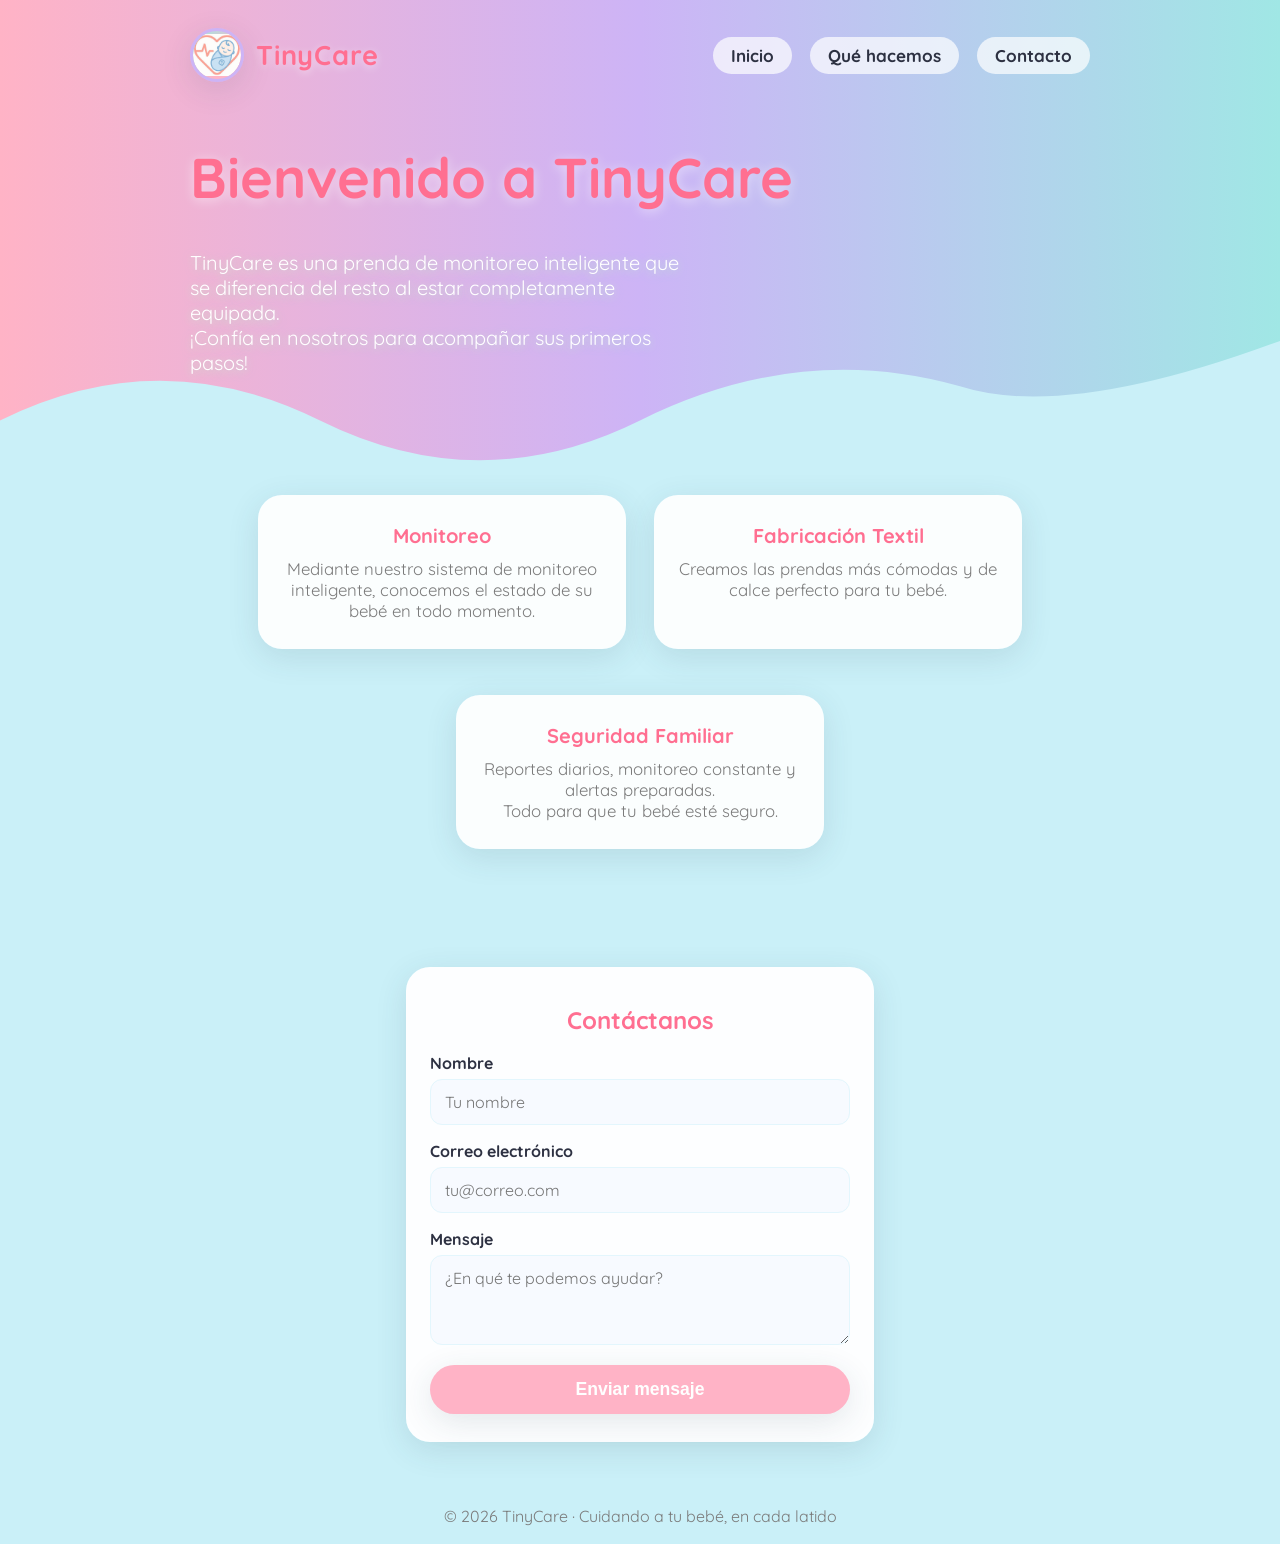
<file: index.html>
<!DOCTYPE html>
<html lang="es">
<head>
  <meta charset="UTF-8" />
  <meta name="viewport" content="width=device-width, initial-scale=1.0"/>
  <title>Bienvenido a TinyCare</title>
  <link href="https://fonts.googleapis.com/css2?family=Quicksand:wght@400;700&display=swap" rel="stylesheet">
  <link rel="stylesheet" href="style.css">
</head>
<body>
  <!-- Hero SVG Wave Background -->
  <div class="hero-bg-svg" aria-hidden="true">
    <svg viewBox="0 0 1440 440" width="100%" height="100%" preserveAspectRatio="none">
      <defs>
        <linearGradient id="TinyPulseWave" x1="0" y1="0" x2="1" y2="0">
          <stop offset="0%" stop-color="#ffb3c6"/>
          <stop offset="50%" stop-color="#cdb4f6"/>
          <stop offset="100%" stop-color="#a0e7e5"/>
        </linearGradient>
      </defs>
      <path 
        d="M0,0 
           L1440,0 
           L1440,300 
           Q1200,370 1080,340 
           Q900,300 720,370 
           Q540,440 360,370 
           Q180,300 0,370 
           Z"
        fill="url(#TinyPulseWave)"
      />
    </svg>
  </div>
  <div class="container">
    <!-- Navbar -->
    <nav class="nav" aria-label="Principal">
      <div class="brand">
        <div class="brand-badge" aria-hidden="true">
          <img src="assets/img/TinyPulse.png" alt="Logo TinyPulse" style="width:100%;height:100%;object-fit:contain;display:block;">
        </div>
        <span>TinyCare</span>
      </div>
      <div class="menu">
        <a href="#inicio">Inicio</a>
        <a href="#servicios">Qué hacemos</a>
        <a href="#contacto">Contacto</a>
      </div>
    </nav>

    <!-- Hero -->
    <section class="hero" id="inicio">
      <h1>Bienvenido a TinyCare</h1>
      <p style="color:#fff; text-shadow:0 2px 8px #b4f8c8aa;">
        TinyCare es una prenda de monitoreo inteligente que se diferencia del resto al estar completamente equipada.<br>
        ¡Confía en nosotros para acompañar sus primeros pasos!
      </p>
      <br/>
      <br/>
      
      <!-- Servicios -->
      <div class="info-cards" id="servicios">
        <div class="info-card">
          <h3>Monitoreo</h3>
          <p>Mediante nuestro sistema de monitoreo inteligente, conocemos el estado de su bebé en todo momento.</p>
        </div>
        <div class="info-card">
          <h3>Fabricación Textil</h3>
          <p>Creamos las prendas más cómodas y de calce perfecto para tu bebé.</p>
        </div>
        <div class="info-card">
          <h3>Seguridad Familiar</h3>
          <p>Reportes diarios, monitoreo constante y alertas preparadas. 
            <br/>
            Todo para que tu bebé esté seguro.
          </p>
        </div>
      </div>
    </section>

    <!-- Nueva Sección de Contacto -->
    <section class="contact-section" id="contacto">
      <h2>Contáctanos</h2>
      <!-- FormSubmit action hacia tu correo -->
      <form action="https://formsubmit.co/tinypulseonline@gmail.com" method="POST">
        
        <!-- Opciones útiles de FormSubmit -->
        <input type="hidden" name="_subject" value="¡Nuevo mensaje de TinyCare!">
        <!-- Desactiva el captcha para una experiencia más fluida (opcional) -->
        <input type="hidden" name="_captcha" value="false">
        <!-- Opcional: Redirigir a tu misma página tras enviar -->
        <input type="hidden" name="_next" value="#"> 

        <label for="name">Nombre</label>
        <input type="text" id="name" name="name" placeholder="Tu nombre" required>

        <label for="email">Correo electrónico</label>
        <input type="email" id="email" name="email" placeholder="tu@correo.com" required>

        <label for="message">Mensaje</label>
        <textarea id="message" name="message" placeholder="¿En qué te podemos ayudar?" required></textarea>

        <button type="submit">Enviar mensaje</button>
      </form>
    </section>
  </div>
  
  <footer>
    © 2026 TinyCare · Cuidando a tu bebé, en cada latido
  </footer>
</body>
</html>
</file>
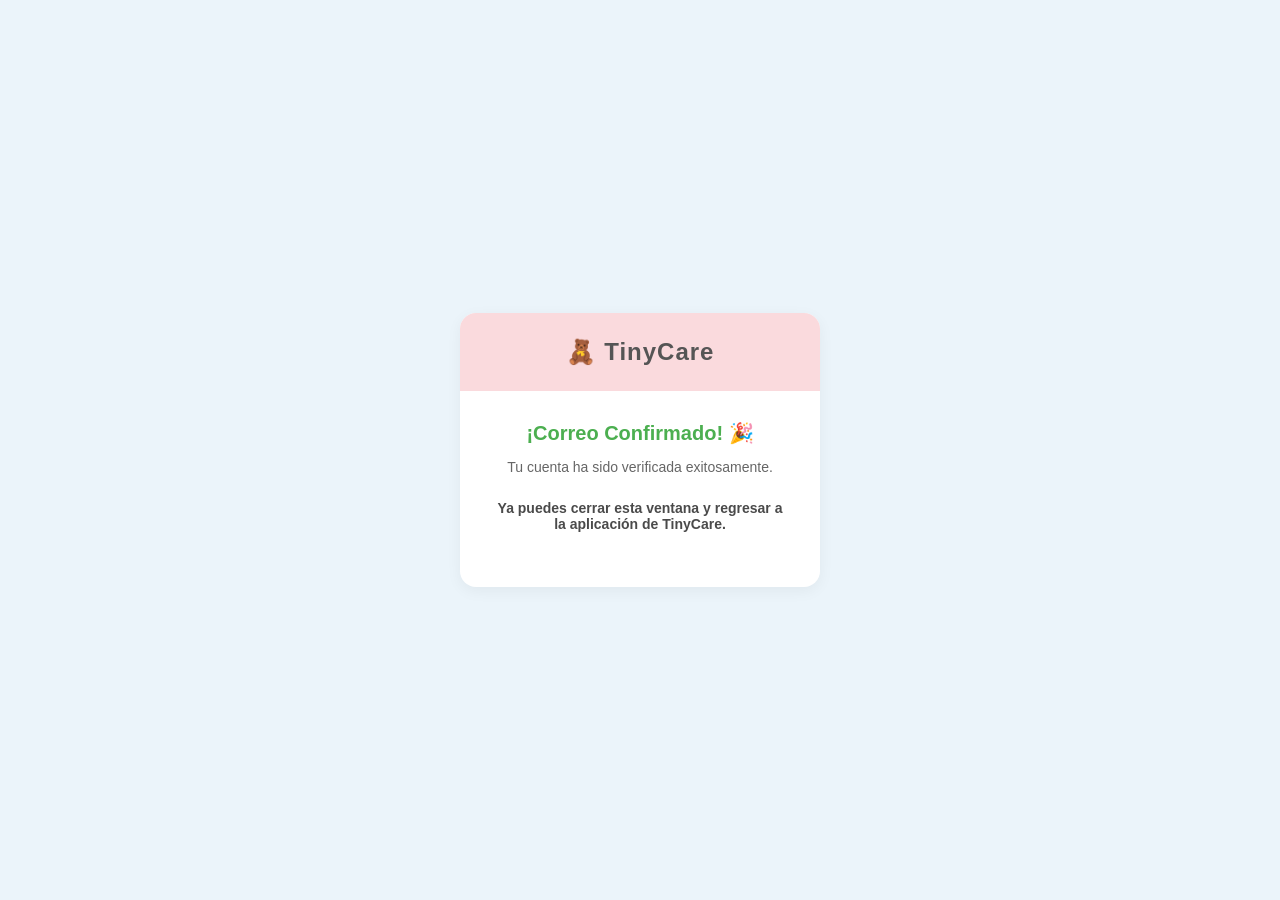
<file: confirm-email.html>
<!DOCTYPE html>
<html lang="es">
<head>
    <meta charset="UTF-8">
    <meta name="viewport" content="width=device-width, initial-scale=1.0">
    <title>Correo Confirmado - TinyCare</title>
    <link rel="stylesheet" href="update-password.css">
</head>
<body>
    <div class="container">
        <div class="card">
            <div class="header">
                <h1>🧸 TinyCare</h1>
            </div>
            <div class="body" id="status-container">
                <h2>Verificando...</h2>
                <p>Por favor, espera un momento.</p>
            </div>
        </div>
    </div>

    <script>
        document.addEventListener("DOMContentLoaded", () => {
            const hashParams = new URLSearchParams(window.location.hash.substring(1));
            const queryParams = new URLSearchParams(window.location.search);
            const container = document.getElementById("status-container");

            const error = hashParams.get("error") || queryParams.get("error");
            const errorDesc = hashParams.get("error_description") || queryParams.get("error_description");

            if (error) {
                const msg = errorDesc ? decodeURIComponent(errorDesc).replace(/\+/g, ' ') : "El enlace es inválido o ha caducado.";
                container.innerHTML = `
                    <h2 style="color: #ff6b6b; font-size: 20px; margin-top: 0; margin-bottom: 5px;">Enlace no válido</h2>
                    <p style="color: #666666; font-size: 14px;">${msg}</p>
                    <p style="font-size: 14px; margin-top: 20px; color: #666666;">
                        Por favor, intenta registrarte o solicita un nuevo enlace desde la aplicación.
                    </p>
                `;
            } else {
                container.innerHTML = `
                    <h2 style="color: #4CAF50; font-size: 20px; margin-top: 0; margin-bottom: 5px;">¡Correo Confirmado! 🎉</h2>
                    <p style="color: #666666; font-size: 14px;">Tu cuenta ha sido verificada exitosamente.</p>
                    <p style="font-size: 14px; margin-top: 25px; color: #4A4A4A; font-weight: bold;">
                        Ya puedes cerrar esta ventana y regresar a la aplicación de TinyCare.
                    </p>
                `;
            }
        });
    </script>
</body>
</html>
</file>
<file: style.css>
:root {
    --primary: #ffb3c6;
    --secondary: #b4f8c8;
    --accent: #a0e7e5;
    --lila: #cdb4f6;
    --celeste: #caf0f8;
    --text: #2d3142;
    --muted: #7b7b7b;
    --radius: 24px;
    --shadow: 0 8px 32px rgba(44, 62, 80, 0.12);
    --maxw: 900px;
}
html, body {
    height: 100%;
    margin: 0;
    padding: 0;
}
html {
    scroll-behavior: smooth;
}
body {
    min-height: 100vh;
    font-family: 'Quicksand', Arial, sans-serif;
    color: var(--text);
    background: var(--celeste);
    position: relative;
    overflow-x: hidden;
}
/* Hero SVG wave background */
.hero-bg-svg {
    position: absolute;
    top: 0; left: 0; width: 100%; height: 500px;
    z-index: 0;
    pointer-events: none;
    overflow: hidden;
}
.container {
    position: relative;
    z-index: 2;
    max-width: var(--maxw);
    margin: 0 auto;
    padding: 0 18px;
}
/* Navbar */
.nav {
    display: flex;
    align-items: center;
    justify-content: space-between;
    padding: 28px 0 0 0;
    position: relative;
    z-index: 3;
}
.brand {
    display: flex;
    align-items: center;
    gap: 12px;
    font-size: 1.7rem;
    font-weight: 700;
    color: #ff6f91;
    letter-spacing: .03em;
    text-shadow: 0 2px 8px #fff8;
}
.brand-badge {
    width: 48px; height: 48px;
    border-radius: 50%;
    background: linear-gradient(135deg, #a0e7e5, #ffb3c6 70%);
    display: flex;
    align-items: center;
    justify-content: center;
    box-shadow: var(--shadow);
    overflow: hidden; /* Para que la imagen no se salga */
    border: 3px solid #cdb4f6;
}
.brand-badge img {
    width: 100%;
    height: 100%;
    object-fit: contain;
    display: block;
    border-radius: 50%;
    box-shadow: 0 2px 8px #b4f8c855;
}
.menu {
    display: flex;
    gap: 18px;
}
.menu a {
    text-decoration: none;
    color: var(--text);
    font-weight: 700;
    font-size: 1.07rem;
    padding: 8px 18px;
    border-radius: 999px;
    background: rgba(255,255,255,0.7);
    transition: background .18s, color .18s;
}
.menu a:hover {
    background: var(--primary);
    color: #fff;
}
/* Hero */
.hero {
    display: flex;
    flex-direction: column;
    align-items: flex-start;
    justify-content: center;
    min-height: 400px;
    text-align: left;
    padding-top: 60px;
    padding-bottom: 40px;
    position: relative;
}
.hero h1 {
    font-size: clamp(2.2rem, 6vw, 3.5rem);
    font-weight: 700;
    color: #ff6f91;
    margin: 0 0 18px 0;
    text-shadow: 0 2px 12px #fff8;
}
.hero p {
    font-size: 1.25rem;
    color: var(--muted);
    margin-bottom: 32px;
    max-width: 500px;
    margin-left: 0;
    margin-right: auto;
    text-shadow: 0 2px 8px #fff8;
}
.hero .btn {
    font-size: 1.15rem;
    font-weight: 700;
    padding: 14px 34px;
    border-radius: 999px;
    border: none;
    background: #ffb3c6;
    color: #fff;
    box-shadow: var(--shadow);
    cursor: pointer;
    margin: 0 8px 0 0;
    transition: background .18s, transform .08s;
}
.hero .btn:hover {
    background: #ff6f91;
    transform: scale(1.04);
}

/* Card info */
.info-cards {
    display: flex;
    gap: 28px;
    justify-content: center;
    margin: 48px 0 0 0;
    flex-wrap: wrap;
}
.info-card {
    background: rgba(255,255,255,0.92);
    border-radius: var(--radius);
    box-shadow: var(--shadow);
    padding: 28px 24px;
    min-width: 220px;
    max-width: 320px;
    text-align: center;
    margin-bottom: 18px;
}
.info-card h3 {
    margin: 0 0 10px 0;
    color: #ff6f91;
    font-size: 1.25rem;
}
.info-card p {
    color: var(--muted);
    font-size: 1.05rem;
    margin: 0;
}
/* Contacto */
.contact-section {
    background: rgba(255,255,255,0.96);
    border-radius: var(--radius);
    box-shadow: var(--shadow);
    padding: 38px 24px 28px 24px;
    max-width: 420px;
    margin: 60px auto 32px auto;
    position: relative;
    z-index: 2;
}
.contact-section h2 {
    color: #ff6f91;
    margin-top: 0;
    margin-bottom: 18px;
    font-size: 1.5rem;
    font-weight: 700;
    text-align: center;
}
.contact-section label {
    font-weight: 700;
    font-size: 1rem;
    display: block;
    margin-bottom: 6px;
    color: var(--text);
}
.contact-section input, .contact-section textarea {
    width: 93%;
    padding: 12px 14px;
    border-radius: 12px;
    border: 1.5px solid #e3f6fd;
    background: #f7faff;
    font: inherit;
    margin-bottom: 16px;
    font-size: 1rem;
    outline: none;
    transition: border .15s;
}
.contact-section input:focus, .contact-section textarea:focus {
    border: 1.5px solid var(--primary);
}
.contact-section textarea {
    min-height: 90px;
    resize: vertical;
}
.contact-section button {
    width: 100%;
    padding: 14px 0;
    border-radius: 999px;
    border: none;
    background: #ffb3c6;
    color: #fff;
    font-weight: 700;
    font-size: 1.1rem;
    box-shadow: var(--shadow);
    cursor: pointer;
    transition: background .18s;
}
.contact-section button:hover {
    background: #ff6f91;
}
/* Footer */
footer {
    text-align: center;
    color: var(--muted);
    font-size: 1rem;
    padding: 32px 0 18px 0;
    background: transparent;
    z-index: 2;
    position: relative;
}
/* Responsive */
@media (max-width: 700px) {
    .info-cards { flex-direction: column; align-items: center; gap: 18px; }
    .nav { flex-direction: column; gap: 12px; }
    .hero { min-height: 70vh; align-items: center; text-align: center; }
    .hero-bg-svg { height: 320px; }
}

.contact-section input, .contact-section textarea {
    width: 100%; /* Cambiado a 100% */
    box-sizing: border-box; /* Añadido para que el padding no expanda el ancho */
    padding: 12px 14px;
    border-radius: 12px;
    border: 1.5px solid #e3f6fd;
    background: #f7faff;
    font: inherit;
    margin-bottom: 16px;
    font-size: 1rem;
    outline: none;
    transition: border .15s;
}
</file>
<file: update-password.css>
body {
    margin: 0;
    padding: 0;
    background-color: #EBF4FA; /* Azul pastel de fondo */
    font-family: 'Helvetica Neue', Helvetica, Arial, sans-serif;
    display: flex;
    justify-content: center;
    align-items: center;
    height: 100vh;
}

.container {
    width: 100%;
    max-width: 400px;
    padding: 20px;
    box-sizing: border-box;
}

.card {
    background-color: #FFFFFF;
    border-radius: 16px;
    box-shadow: 0 4px 15px rgba(0,0,0,0.05);
    overflow: hidden;
}

.header {
    background-color: #FADADD; /* Rosa pastel */
    padding: 25px 20px;
    text-align: center;
}

.header h1 {
    color: #555555;
    margin: 0;
    font-size: 24px;
    letter-spacing: 1px;
}

.body {
    padding: 30px;
    text-align: center;
}

.body h2 {
    color: #4A4A4A;
    font-size: 20px;
    margin-top: 0;
    margin-bottom: 5px;
}

.body p {
    color: #666666;
    font-size: 14px;
    margin-bottom: 25px;
}

.input-container {
    position: relative;
    margin-bottom: 25px;
}

.input-container input {
    width: 100%;
    box-sizing: border-box;
    padding: 14px 45px 14px 15px;
    border: 1px solid #DDDDDD;
    border-radius: 8px;
    font-size: 16px;
    outline: none;
    transition: border-color 0.3s;
}

.input-container input:focus {
    border-color: #AEC6CF; /* Borde azul pastel al enfocar */
}

/* El botón del ojito */
.toggle-password {
    position: absolute;
    right: 10px;
    top: 50%;
    transform: translateY(-50%);
    background: none;
    border: none;
    font-size: 20px;
    cursor: pointer;
    opacity: 0.5;
    transition: opacity 0.3s;
}

.btn-submit {
    background-color: #AEC6CF; /* Botón azul pastel */
    color: #FFFFFF;
    border: none;
    border-radius: 25px;
    padding: 14px 20px;
    font-size: 16px;
    font-weight: bold;
    width: 100%;
    cursor: pointer;
    transition: background-color 0.3s;
}

.btn-submit:hover {
    background-color: #9AB2BB; /* Azul pastel un poco más oscuro */
}

.message {
    margin-top: 15px;
    font-size: 14px;
    min-height: 20px;
}
</file>
